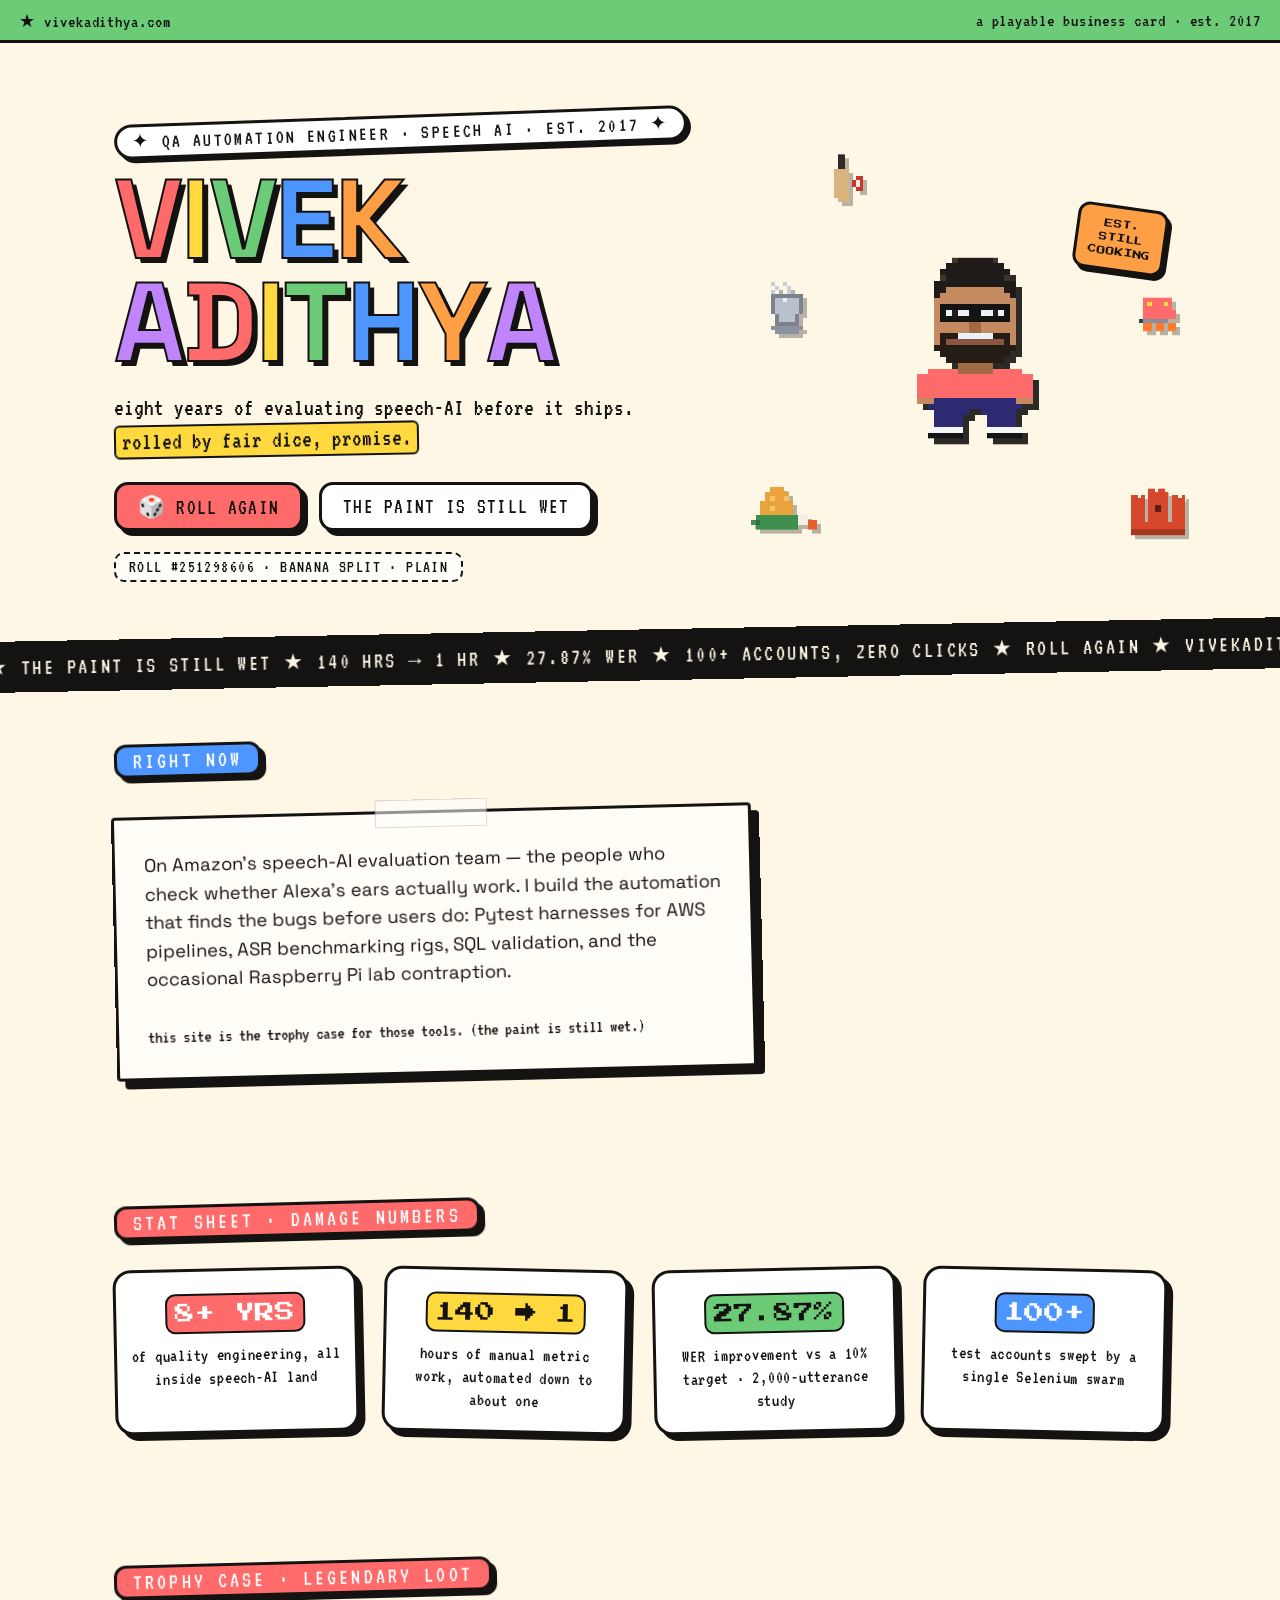
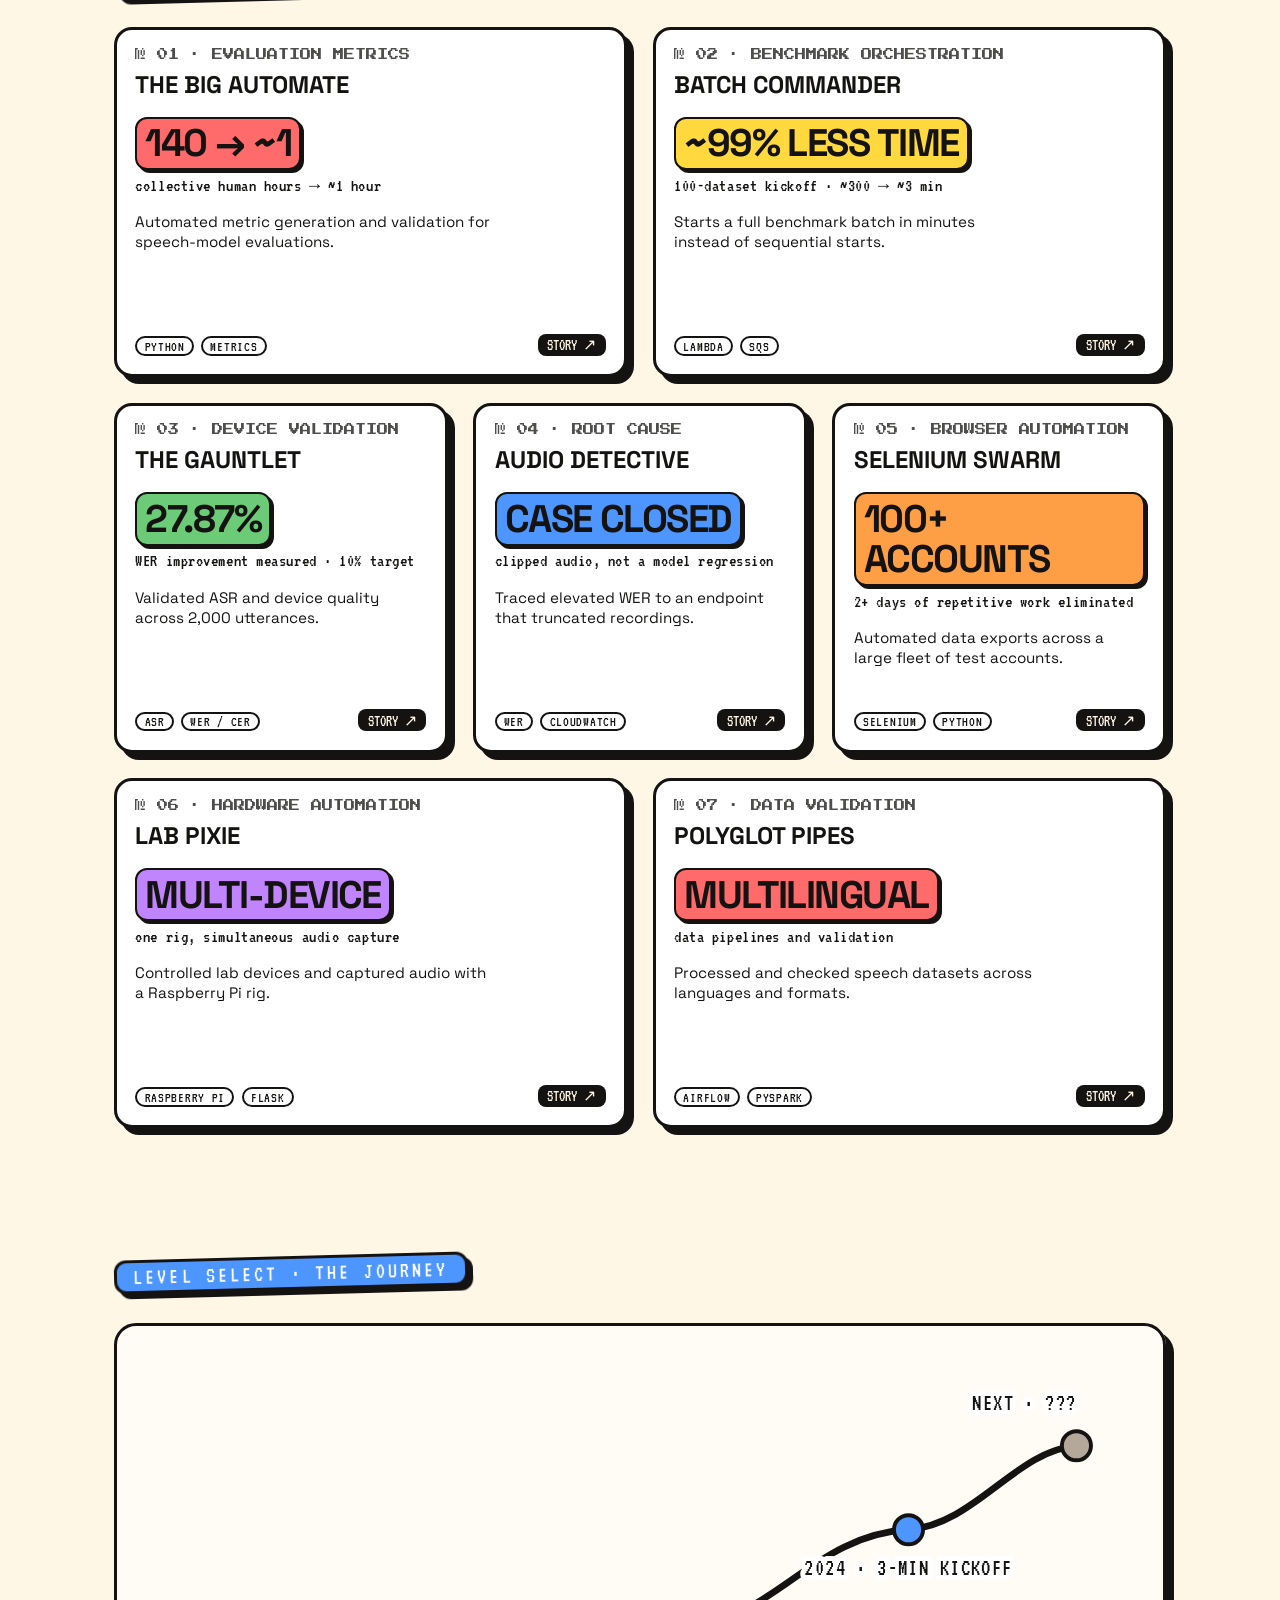
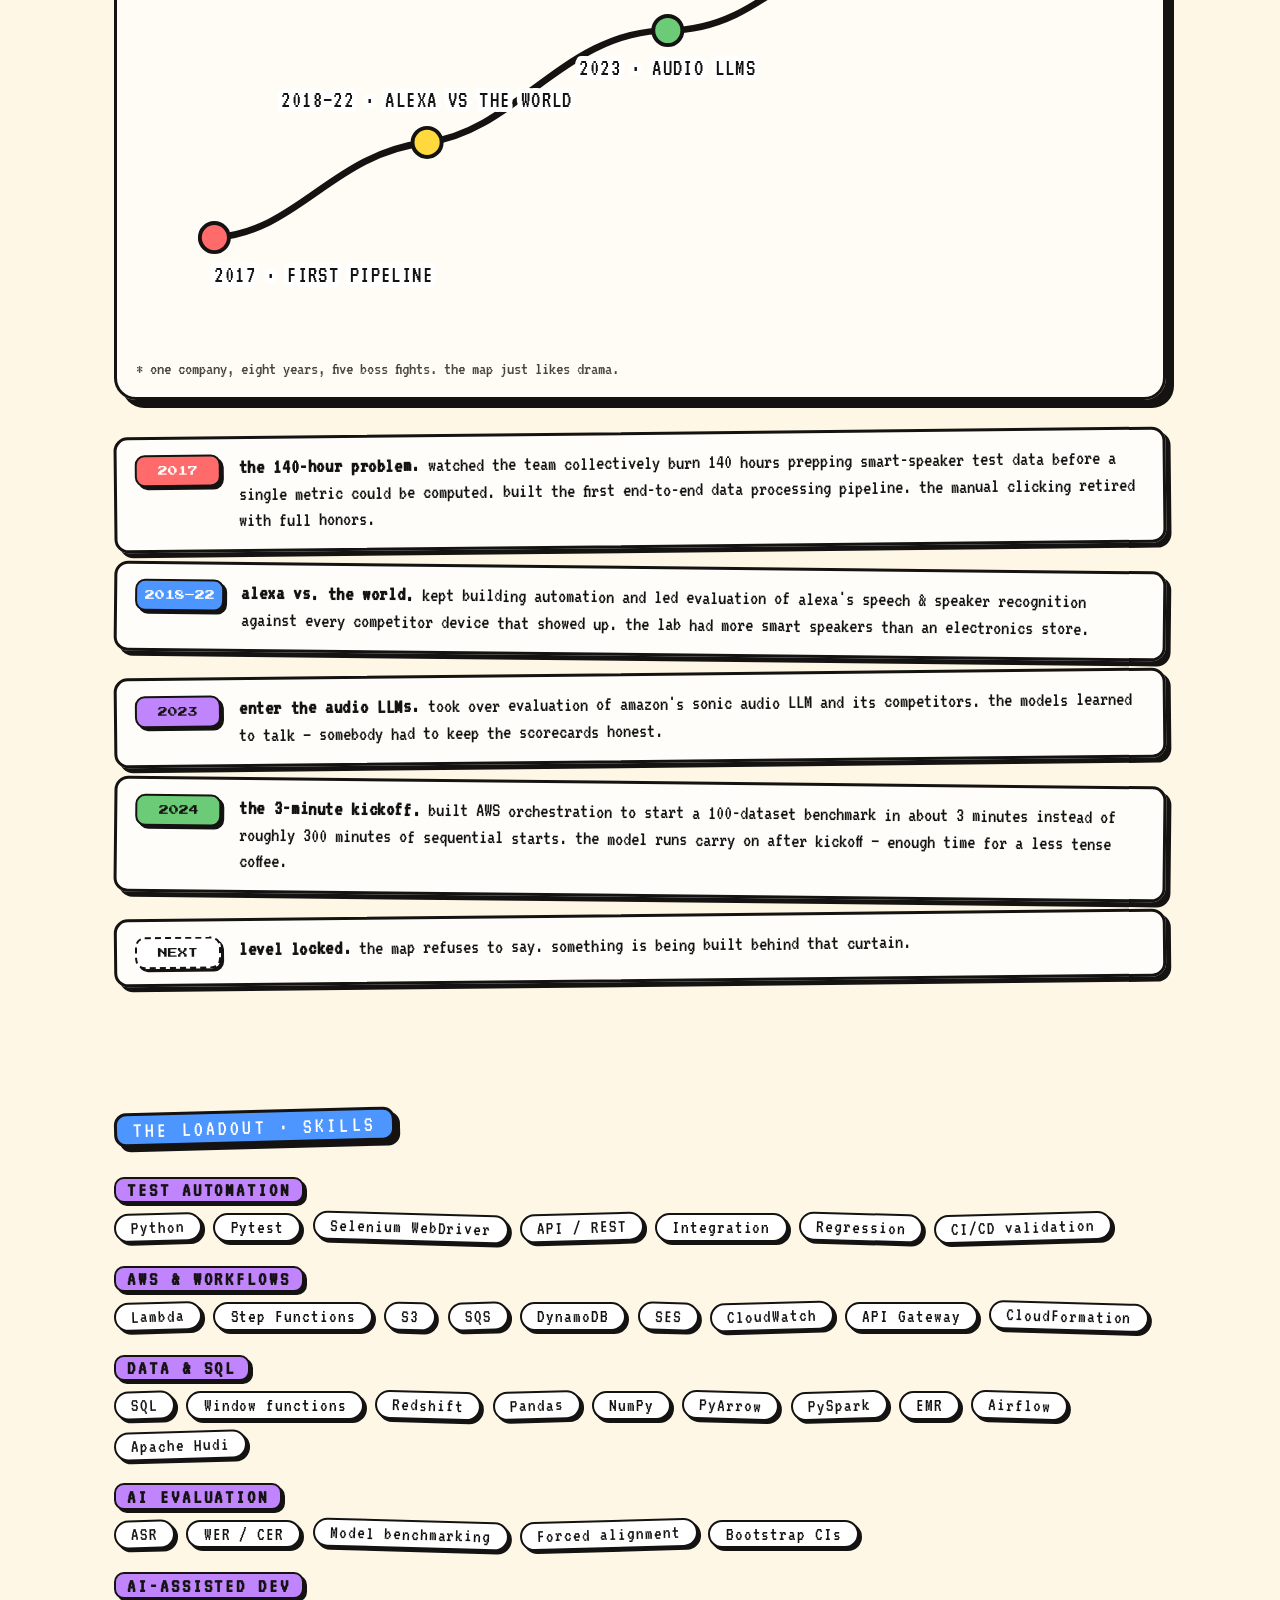
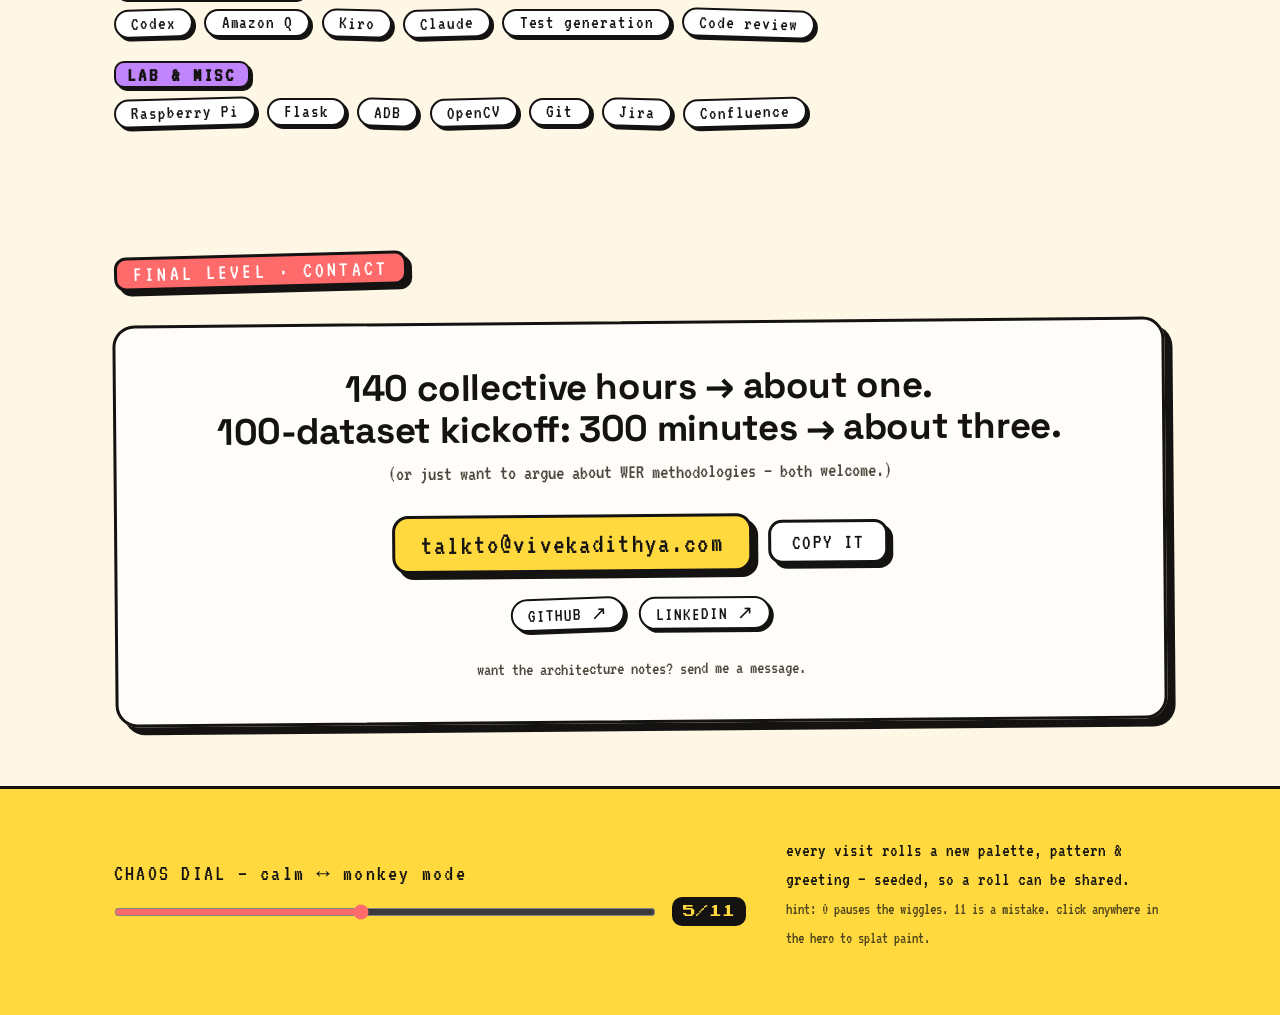
<file: index.html>
<!DOCTYPE html>
<html lang="en">
<head>
<meta charset="UTF-8">
<meta name="viewport" content="width=device-width, initial-scale=1.0">
<meta name="color-scheme" content="light">
<meta name="description" content="Vivek Adithya — QA automation engineer. Eight years of evaluating speech-AI before it ships. A playable business card.">
<meta property="og:title" content="Vivek Adithya — QA Automation Engineer">
<meta property="og:description" content="eight years of evaluating speech-AI before it ships. roll the dice — every visit is a new theme.">
<meta property="og:type" content="website">
<meta name="theme-color" content="#FFF7E6">
<title>Vivek Adithya — QA Automation Engineer</title>
<link rel="icon" href="data:image/svg+xml,%3Csvg xmlns='http://www.w3.org/2000/svg' viewBox='0 0 64 64'%3E%3Crect x='4' y='4' width='56' height='56' rx='14' fill='%23FFD93D' stroke='%23141312' stroke-width='5'/%3E%3Ctext x='32' y='45' font-family='monospace' font-size='36' font-weight='bold' text-anchor='middle' fill='%23141312'%3EV%3C/text%3E%3C/svg%3E">
<link rel="preconnect" href="https://fonts.googleapis.com">
<link rel="preconnect" href="https://fonts.gstatic.com" crossorigin>
<link href="https://fonts.googleapis.com/css2?family=Space+Grotesk:wght@400;500;700&family=VT323&family=Press+Start+2P&display=swap" rel="stylesheet">
<style>
  :root{
    --bg:#FFF7E6; --ink:#141312;
    --c1:#FF6B6B; --c2:#FFD93D; --c3:#6BCB77; --c4:#4D96FF; --c5:#FF9F45; --c6:#C084FC;
    --cm:1;
  }
  *{box-sizing:border-box; margin:0; padding:0;}
  html{scroll-behavior:smooth;}
  body{
    background-color:var(--bg); color:var(--ink);
    font-family:'Space Grotesk',sans-serif;
    overflow-x:hidden; position:relative;
  }
  body::before{content:''; position:fixed; inset:0; pointer-events:none; z-index:0;}
  body[data-pattern="checkers"]::before{background:repeating-conic-gradient(rgba(20,19,18,.05) 0% 25%, transparent 0% 50%); background-size:44px 44px;}
  body[data-pattern="dots"]::before{background-image:radial-gradient(rgba(20,19,18,.09) 2.2px, transparent 2.3px); background-size:26px 26px;}
  body[data-pattern="stripes"]::before{background:repeating-linear-gradient(45deg, rgba(20,19,18,.05) 0 12px, transparent 12px 26px);}
  body[data-pattern="grid"]::before{background-image:linear-gradient(rgba(20,19,18,.06) 1.5px, transparent 1.5px),linear-gradient(90deg, rgba(20,19,18,.06) 1.5px, transparent 1.5px); background-size:36px 36px;}

  main, .topbar{position:relative; z-index:1;}

  .topbar{
    display:flex; align-items:center; gap:1rem; flex-wrap:wrap;
    padding:.6rem 1.2rem; border-bottom:3px solid var(--ink); background:var(--c3);
    font-family:'VT323',monospace; font-size:1.15rem; letter-spacing:.05em;
  }
  .topbar .spacer{flex:1;}

  /* ---------- HERO ---------- */
  .hero{
    position:relative;
    display:grid; grid-template-columns:1.25fr .75fr; gap:2rem; align-items:center;
    max-width:1100px; margin:0 auto; padding:4.5rem 1.5rem 3rem;
  }
  .kicker{
    display:inline-block; font-family:'VT323',monospace; font-size:1.25rem; letter-spacing:.12em;
    background:#fff; border:3px solid var(--ink); border-radius:999px; padding:.15rem .9rem;
    box-shadow:4px 4px 0 var(--ink); rotate:-2deg; margin-bottom:1.1rem;
  }
  h1{
    font-weight:700; line-height:.92; letter-spacing:-.02em;
    font-size:clamp(3.2rem, 10vw, 7rem);
    -webkit-text-stroke:2px var(--ink);
    text-shadow:5px 5px 0 var(--ink);
  }
  h1 .hl{display:inline-block; animation:bob calc(2.6s / var(--cm)) ease-in-out infinite;}
  h1 .hl:hover{translate:0 -8px; rotate:5deg; transition:translate .12s, rotate .12s;}
  @keyframes bob{0%,100%{transform:translateY(0) rotate(-1.2deg)}50%{transform:translateY(-7px) rotate(1.2deg)}}

  .sub{font-family:'VT323',monospace; font-size:1.5rem; margin-top:1.2rem; line-height:1.25;}
  .sub .greet{background:var(--c2); padding:0 .35rem; border:2px solid var(--ink); border-radius:6px; display:inline-block; rotate:-1deg;}
  .btnrow{display:flex; gap:1rem; flex-wrap:wrap; margin-top:1.6rem;}
  .btn{
    font-family:'VT323',monospace; font-size:1.35rem; letter-spacing:.06em;
    border:3px solid var(--ink); border-radius:14px; padding:.55rem 1.3rem;
    box-shadow:5px 5px 0 var(--ink); cursor:pointer; color:var(--ink);
    transition:translate .1s, box-shadow .1s;
  }
  .btn:hover{translate:-2px -2px; box-shadow:7px 7px 0 var(--ink);}
  .btn:active{translate:3px 3px; box-shadow:2px 2px 0 var(--ink);}
  .btn.primary{background:var(--c1);}
  .btn.secondary{background:#fff;}
  .rollchip{
    margin-top:1.3rem; display:inline-block; font-family:'VT323',monospace; font-size:1.1rem;
    border:2.5px dashed var(--ink); border-radius:10px; padding:.25rem .8rem; background:rgba(255,255,255,.7);
    text-transform:uppercase; letter-spacing:.08em;
  }

  .heroart{position:relative; height:340px;}
  .heroart canvas{
    position:absolute; left:50%; top:50%; translate:-50% -50%;
    width:140px; height:auto; image-rendering:pixelated; z-index:1;
    animation:bob calc(2.2s / var(--cm)) ease-in-out infinite;
    filter:drop-shadow(6px 6px 0 rgba(20,19,18,.9));
  }
  .shape{position:absolute; animation:float calc(5s / var(--cm)) ease-in-out infinite;}
  .star{width:64px; height:64px; background:var(--c2); border:3px solid var(--ink);
    clip-path:polygon(50% 0,61% 35%,98% 35%,68% 57%,79% 91%,50% 70%,21% 91%,32% 57%,2% 35%,39% 35%);}
  .artifact{position:absolute; cursor:help; animation:float calc(6s / var(--cm)) ease-in-out infinite;}
  .artifact canvas{display:block; image-rendering:pixelated; filter:drop-shadow(4px 4px 0 rgba(20,19,18,.3));}
  .artifact .cap{
    position:absolute; left:50%; bottom:calc(100% + 10px); translate:-50% 0; white-space:nowrap;
    font-family:'VT323',monospace; font-size:1rem; letter-spacing:.06em;
    background:var(--ink); color:var(--bg); border-radius:8px; padding:.15rem .6rem;
    opacity:0; transition:opacity .15s; pointer-events:none; rotate:-2deg; z-index:5;
  }
  .artifact:hover .cap{opacity:1;}
  .artifact.r-edge .cap{left:auto; right:0; translate:0 0;}
  .badge{
    position:absolute; right:0; top:8%; rotate:8deg;
    font-family:'Press Start 2P',monospace; font-size:.55rem; line-height:1.6;
    background:var(--c5); border:3px solid var(--ink); border-radius:12px; padding:.55rem .7rem;
    box-shadow:4px 4px 0 var(--ink); text-align:center;
    animation:wobble calc(3.4s / var(--cm)) ease-in-out infinite;
  }
  @keyframes wobble{0%,100%{rotate:8deg}50%{rotate:2deg}}
  @keyframes float{0%,100%{transform:translateY(0)}50%{transform:translateY(-16px)}}

  .splat{position:absolute; border-radius:60% 40% 55% 45% / 50% 60% 40% 50%; pointer-events:none; animation:splatin .25s cubic-bezier(.2,1.6,.4,1);}
  .splat i{position:absolute; top:70%; width:8px; border-radius:0 0 8px 8px; background:inherit; animation:drip 2.4s ease-out forwards;}
  @keyframes splatin{from{scale:0}to{scale:1}}
  @keyframes drip{from{height:0}to{height:70px}}

  /* ---------- TAPE ---------- */
  .tape{
    overflow:hidden; background:var(--ink); transform:rotate(-1.1deg) scale(1.02);
    border-block:3px solid var(--ink);
  }
  .tape-inner{
    display:inline-flex; white-space:nowrap; width:max-content;
    animation:tape calc(20s / var(--cm)) linear infinite;
    font-family:'VT323',monospace; font-size:1.35rem; letter-spacing:.1em; color:var(--bg);
    padding:.55rem 0;
  }
  .tape-inner span{padding-right:3rem;}
  @keyframes tape{to{transform:translateX(-50%)}}

  /* ---------- SECTIONS ---------- */
  section{max-width:1100px; margin:0 auto; padding:4rem 1.5rem;}
  .seclabel{
    display:inline-block; font-family:'VT323',monospace; font-size:1.4rem; letter-spacing:.14em;
    background:var(--c1); color:#fff; border:3px solid var(--ink); border-radius:12px;
    padding:.2rem 1rem; box-shadow:5px 5px 0 var(--ink); rotate:-1.5deg; margin-bottom:2rem;
    text-transform:uppercase;
  }
  .seclabel.alt{background:var(--c4);}

  .nowcard{
    background:#FFFDF6; border:3px solid var(--ink); border-radius:4px; max-width:640px;
    padding:2rem 1.8rem 1.6rem; box-shadow:8px 8px 0 var(--ink); rotate:-1.4deg;
    font-size:1.15rem; line-height:1.55; position:relative;
  }
  .nowcard::before{
    content:''; position:absolute; top:-14px; left:50%; translate:-50% 0; width:110px; height:26px;
    background:rgba(255,255,255,.55); border:1px solid rgba(20,19,18,.15);
  }

  .cards{display:grid; grid-template-columns:repeat(6,minmax(0,1fr)); gap:1.6rem; perspective:1000px;}
  .card{grid-column:span 2; height:350px; cursor:pointer; position:relative;}
  .card:nth-child(-n+2), .card:nth-last-child(-n+2){grid-column:span 3;}
  .card-inner{
    position:absolute; inset:0; transform-style:preserve-3d;
    transition:transform .55s cubic-bezier(.25,.8,.3,1.15);
  }
  .card:not(.go):hover .card-inner{transform:rotate3d(1,-4,0,9deg);}
  .card.go .card-inner{transform:rotateY(180deg);}
  .card:focus-visible{outline:3px dashed var(--ink); outline-offset:4px; border-radius:18px;}
  .card:active{scale:.97;}
  .face{
    position:absolute; inset:0; backface-visibility:hidden;
    border:3px solid var(--ink); border-radius:18px; box-shadow:7px 7px 0 var(--ink);
    background:#fff; padding:1.15rem; display:flex; flex-direction:column; overflow:hidden;
  }
  .face.back{transform:rotateY(180deg); background:var(--c6);}
  .face .num{font-family:'Press Start 2P',monospace; font-size:.7rem; opacity:.75;}
  .face .name{font-weight:700; font-size:1.5rem; line-height:1.05; margin-top:.75rem;}
  .face.front .name{max-width:calc(100% - 48px);}
  .mini-doodle{position:absolute; top:1.1rem; right:1rem; width:38px; height:38px;
    display:grid; place-items:center; overflow:hidden;}
  .mini-doodle>div{flex:none; transform:scale(.46);}
  .outcome{margin-top:1.25rem; display:flex; flex-direction:column; align-items:flex-start; gap:.35rem;}
  .outcome strong{font-size:clamp(1.8rem,3vw,2.5rem); line-height:1.05; letter-spacing:-.04em;
    background:var(--accent); border:2.5px solid var(--ink); border-radius:12px;
    padding:.28rem .5rem; box-shadow:3px 3px 0 var(--ink);}
  .outcome span{font-family:'VT323',monospace; font-size:1.15rem; letter-spacing:.03em; line-height:1.1;}
  .face.front .summary{font-size:.95rem; line-height:1.34; margin-top:1rem; max-width:36ch;}
  .frontfoot{display:flex; align-items:flex-end; justify-content:space-between; gap:.7rem; margin-top:auto;}
  .frontfoot .chips{margin-top:0;}
  .frontfoot .chips b{font-size:.9rem; padding:.02rem .45rem;}
  .doodle .dstar{width:74px; height:74px; background:var(--c2); border:3px solid var(--ink);
    clip-path:polygon(50% 0,61% 35%,98% 35%,68% 57%,79% 91%,50% 70%,21% 91%,32% 57%,2% 35%,39% 35%);}
  .doodle .dring{width:70px; height:70px; border-radius:50%; border:12px solid var(--c4);}
  .doodle .dbar{width:70px; height:70px; border:3px solid var(--ink); border-radius:14px;
    background:repeating-linear-gradient(45deg, var(--c3) 0 10px, #fff 10px 20px);}
  .flipcue{flex:none; font-family:'VT323',monospace; font-size:1rem;
    background:var(--ink); color:var(--bg); border-radius:8px; padding:.1rem .6rem;}
  .story{display:grid; gap:.5rem; margin-top:.9rem;}
  .story p{font-size:.88rem; line-height:1.3;}
  .story b{font-family:'VT323',monospace; font-size:1.05rem; letter-spacing:.08em; display:block;}
  .face.back .chips{margin-top:auto;}
  .chips{display:flex; flex-wrap:wrap; gap:.45rem; margin-top:auto;}
  .chips b{
    font-family:'VT323',monospace; font-weight:400; font-size:1rem; letter-spacing:.05em;
    border:2px solid var(--ink); border-radius:999px; padding:.05rem .6rem; background:#fff;
  }
  .barcode{margin-top:.8rem; height:26px; border-radius:4px;
    background:repeating-linear-gradient(90deg, var(--ink) 0 2px, transparent 2px 5px, var(--ink) 5px 9px, transparent 9px 12px);}

  /* ---------- JOURNEY MAP ---------- */
  .mapwrap{border:3px solid var(--ink); border-radius:22px; background:rgba(255,255,255,.65);
    box-shadow:8px 8px 0 var(--ink); padding:1.2rem;}
  .mapfoot{font-family:'VT323',monospace; font-size:1.15rem; margin-top:.6rem; color:#4c463d;}

  /* ---------- QUEST LOG ---------- */
  .questlog{display:flex; flex-direction:column; gap:1.1rem; margin-top:2rem;}
  .qentry{
    display:flex; gap:1.1rem; align-items:flex-start; flex-wrap:wrap;
    border:3px solid var(--ink); border-radius:14px; background:rgba(255,255,255,.75);
    box-shadow:5px 5px 0 var(--ink); padding:.95rem 1.15rem;
  }
  .qentry:nth-child(odd){rotate:-.6deg;}
  .qentry:nth-child(even){rotate:.6deg;}
  .qyear{
    font-family:'Press Start 2P',monospace; font-size:.62rem; white-space:nowrap;
    background:var(--c1); color:#fff; border:2.5px solid var(--ink); border-radius:10px;
    padding:.55rem .45rem; min-width:86px; text-align:center; box-shadow:3px 3px 0 var(--ink);
  }
  .qentry p{font-family:'VT323',monospace; font-size:1.3rem; line-height:1.28; flex:1; min-width:220px;}
  .qentry p b{letter-spacing:.03em;}
  svg.journey{width:100%; height:auto; display:block; overflow:visible;}
  .journey .trail{stroke:var(--ink); stroke-width:6; stroke-linecap:round; fill:none;}
  .stop circle.dot{stroke:var(--ink); stroke-width:3.5; transform-box:fill-box; transform-origin:center;}
  .stop{cursor:pointer;}
  .stop circle.dot{transition:scale .15s;}
  .stop:hover circle.dot{scale:1.35;}
  .stop text{
    font-family:'VT323',monospace; font-size:21px; fill:var(--ink); letter-spacing:.06em;
    paint-order:stroke; stroke:#fff; stroke-width:9px; stroke-linejoin:round;
  }
  .stop .pulse{fill:none; stroke:var(--ink); stroke-width:2; opacity:0; transform-box:fill-box; transform-origin:center;
    animation:pulse calc(2.8s / var(--cm)) ease-out infinite;}
  @keyframes pulse{0%{scale:.5; opacity:.8}70%{scale:2.2; opacity:0}100%{opacity:0}}

  /* ---------- STAT SHEET ---------- */
  .stats{display:grid; grid-template-columns:repeat(4,1fr); gap:1.6rem;}
  .stat{
    border:3px solid var(--ink); border-radius:18px; background:#fff; box-shadow:6px 6px 0 var(--ink);
    padding:1.4rem .9rem 1.1rem; text-align:center; transition:translate .12s, box-shadow .12s;
  }
  .stat:nth-child(odd){rotate:-1.2deg;}
  .stat:nth-child(even){rotate:1.2deg;}
  .stat:hover{translate:-2px -2px; box-shadow:8px 8px 0 var(--ink);}
  .stat .n{font-family:'Press Start 2P',monospace; font-size:clamp(.85rem,1.8vw,1.25rem);
    display:inline-block; padding:.45rem .5rem .55rem; border-radius:10px; border:2.5px solid var(--ink);}
  .stat .l{display:block; font-family:'VT323',monospace; font-size:1.15rem; line-height:1.25; margin-top:.6rem; letter-spacing:.04em;}

  /* ---------- LOADOUT ---------- */
  .loadout{display:flex; flex-direction:column; gap:1.5rem;}
  .loadgroup h3{
    font-family:'VT323',monospace; font-size:1.3rem; letter-spacing:.14em; margin-bottom:.6rem;
    text-transform:uppercase; display:inline-block; background:var(--c6); border:2.5px solid var(--ink);
    border-radius:10px; padding:.05rem .7rem; box-shadow:3px 3px 0 var(--ink);
  }
  .skillrow{display:flex; flex-wrap:wrap; gap:.7rem;}
  .skill{
    font-family:'VT323',monospace; font-size:1.2rem; letter-spacing:.05em; cursor:default;
    border:2.5px solid var(--ink); border-radius:999px; padding:.18rem .95rem;
    background:#fff; box-shadow:3px 3px 0 var(--ink);
    transition:translate .1s, box-shadow .1s, background .12s, rotate .15s;
  }
  .skill:nth-child(3n){rotate:1.6deg;}
  .skill:nth-child(3n+1){rotate:-1.6deg;}
  .skill:hover{translate:-2px -3px; rotate:0deg; box-shadow:5px 5px 0 var(--ink); background:var(--c2);}

  /* ---------- CONTACT ---------- */
  .contactcard{
    border:3px solid var(--ink); border-radius:22px; background:rgba(255,255,255,.75);
    box-shadow:8px 8px 0 var(--ink); padding:2.6rem 2rem; text-align:center; rotate:-.5deg;
  }
  .pitch{font-size:clamp(1.5rem,3.4vw,2.3rem); line-height:1.15; letter-spacing:-.01em;}
  .pitchsub{font-family:'VT323',monospace; font-size:1.3rem; color:#4c463d; margin-top:.7rem;}
  .emailrow{display:flex; gap:1rem; justify-content:center; align-items:center; flex-wrap:wrap; margin-top:2rem;}
  .emailbtn{
    font-family:'VT323',monospace; font-size:clamp(1.3rem,3vw,1.8rem); letter-spacing:.04em;
    background:var(--c2); color:var(--ink); text-decoration:none;
    border:3px solid var(--ink); border-radius:16px; padding:.7rem 1.6rem;
    box-shadow:6px 6px 0 var(--ink); transition:translate .1s, box-shadow .1s;
  }
  .emailbtn:hover{translate:-2px -2px; box-shadow:8px 8px 0 var(--ink);}
  .emailbtn:active{translate:3px 3px; box-shadow:2px 2px 0 var(--ink);}
  .socialrow{display:flex; gap:.9rem; justify-content:center; margin-top:1.6rem; flex-wrap:wrap;}
  .socialrow .skill{text-decoration:none; color:var(--ink);}
  .responsetime{font-family:'VT323',monospace; font-size:1.15rem; margin-top:1.8rem; color:#4c463d;}
  .toast{
    position:fixed; left:50%; bottom:26px; translate:-50% 0; z-index:1000;
    background:var(--ink); color:var(--bg); font-family:'VT323',monospace; font-size:1.3rem;
    border-radius:14px; padding:.5rem 1.3rem; box-shadow:5px 5px 0 rgba(20,19,18,.3);
    animation:toastin 1.9s ease forwards; pointer-events:none;
  }
  @keyframes toastin{
    0%{opacity:0; translate:-50% 14px}
    12%{opacity:1; translate:-50% 0}
    82%{opacity:1}
    100%{opacity:0; translate:-50% -8px}
  }

  /* ---------- FOOTER / CHAOS ---------- */
  footer{
    border-top:3px solid var(--ink); background:var(--c2);
  }
  .footinner{max-width:1100px; margin:0 auto; padding:3rem 1.5rem 4rem;
    display:flex; flex-wrap:wrap; gap:2.5rem; align-items:center;}
  .dialbox{flex:1; min-width:280px;}
  .dialbox label{font-family:'VT323',monospace; font-size:1.4rem; letter-spacing:.1em;}
  .dialrow{display:flex; align-items:center; gap:1rem; margin-top:.5rem;}
  input[type=range]{flex:1; accent-color:var(--c1); height:34px; cursor:pointer;}
  .dialval{font-family:'Press Start 2P',monospace; font-size:.8rem; background:var(--ink); color:var(--c2);
    border-radius:10px; padding:.5rem .7rem; min-width:64px; text-align:center;}
  .footnote{font-family:'VT323',monospace; font-size:1.2rem; line-height:1.5; max-width:380px;}
  .tinyhint{opacity:.75; font-size:1rem;}

  .cf{position:fixed; z-index:999; pointer-events:none; border-radius:2px;
    width:var(--s); height:calc(var(--s)*.55); background:var(--cc);
    animation:cfall var(--d) cubic-bezier(.15,.55,.45,1) forwards;}
  @keyframes cfall{from{transform:translate(0,0) rotate(0)}to{transform:translate(var(--dx),var(--dy)) rotate(var(--rr)); opacity:0}}

  .bcf{position:fixed; top:-18px; z-index:998; pointer-events:none; border-radius:2px;
    width:var(--s); height:calc(var(--s)*.55); background:var(--cc);
    animation:bcfall var(--d) linear forwards;}
  @keyframes bcfall{
    0%{transform:translate(0,-10px) rotate(0)}
    50%{transform:translate(calc(var(--dx)*.55), 52vh) rotate(calc(var(--rr)*.5))}
    100%{transform:translate(var(--dx), 106vh) rotate(var(--rr))}
  }

  body[data-chaos="0"] .hl, body[data-chaos="0"] .heroart canvas, body[data-chaos="0"] .badge,
  body[data-chaos="0"] .tape-inner, body[data-chaos="0"] .stop .pulse{animation-play-state:paused;}

  @media (max-width:820px){
    .hero{grid-template-columns:1fr; padding-top:3rem;}
    .heroart{height:300px;}
    .artifact{scale:.85;}
    .cards{grid-template-columns:repeat(2,minmax(0,1fr)); gap:1.4rem;}
    .card,.card:nth-child(-n+2),.card:nth-last-child(-n+2){grid-column:span 1;}
    .card:last-child{grid-column:1/-1;}
    .stats{grid-template-columns:repeat(2,1fr);}
  }
  @media (max-width:540px){
    .cards{grid-template-columns:1fr; }
    .card:last-child{grid-column:auto;}
    .face .name{font-size:1.4rem;}
    .frontfoot .chips b{font-size:.8rem;}
  }
  @media (prefers-reduced-motion: reduce){
    *,*::before,*::after{animation-duration:.001s !important; animation-iteration-count:1 !important; transition-duration:.001s !important;}
  }
</style>
</head>
<body data-pattern="dots" data-chaos="5">

<div class="topbar">
  <span>★ vivekadithya.com</span>
  <span class="spacer"></span>
  <span>a playable business card · est. 2017</span>
</div>

<main>
  <div class="hero" id="hero">
    <div>
      <span class="kicker">✦ QA AUTOMATION ENGINEER · SPEECH AI · EST. 2017 ✦</span>
      <h1 id="bigname" aria-label="Vivek Adithya"></h1>
      <p class="sub">eight years of evaluating speech-AI before it ships.<br>
        <span class="greet" id="greet">rolling the dice…</span></p>
      <div class="btnrow">
        <button class="btn primary" id="rollbtn">🎲 ROLL AGAIN</button>
        <button class="btn secondary" id="paintbtn">THE PAINT IS STILL WET</button>
      </div>
      <div class="rollchip" id="rollchip">…</div>
    </div>
    <div class="heroart" aria-hidden="true">
      <div class="artifact" id="art-cricket" style="left:16%; top:0; animation-delay:-4.2s;"></div>
      <div class="artifact r-edge" id="art-skate" style="right:0; top:40%; animation-delay:-2.1s;"></div>
      <div class="artifact" id="art-coffee" style="left:1%; top:38%; animation-delay:-.6s;"></div>
      <div class="artifact" id="art-dosa" style="left:0; bottom:3%; animation-delay:-3.4s;"></div>
      <div class="artifact r-edge" id="art-aoe" style="right:2%; bottom:2%; animation-delay:-1.3s;"></div>
      <div class="badge">EST.<br>STILL<br>COOKING</div>
      <canvas id="sprite" width="24" height="31"></canvas>
    </div>
  </div>

  <div class="tape" aria-hidden="true"><div class="tape-inner" id="tape"></div></div>

  <section id="now">
    <span class="seclabel alt">Right now</span>
    <div class="nowcard">
      On Amazon's speech-AI evaluation team — the people who check whether Alexa's ears
      actually work. I build the automation that finds the bugs before users do: Pytest
      harnesses for AWS pipelines, ASR benchmarking rigs, SQL validation, and the occasional
      Raspberry Pi lab contraption.
      <br><br><span style="font-family:'VT323',monospace;">this site is the trophy case for those tools. (the paint is still wet.)</span>
    </div>
  </section>

  <section id="stats">
    <span class="seclabel">Stat sheet · damage numbers</span>
    <div class="stats">
      <div class="stat"><span class="n" style="background:var(--c1); color:#fff;">8+ YRS</span>
        <span class="l">of quality engineering, all inside speech-AI land</span></div>
      <div class="stat"><span class="n" style="background:var(--c2);">140 → 1</span>
        <span class="l">hours of manual metric work, automated down to about one</span></div>
      <div class="stat"><span class="n" style="background:var(--c3);">27.87%</span>
        <span class="l">WER improvement vs a 10% target · 2,000-utterance study</span></div>
      <div class="stat"><span class="n" style="background:var(--c4); color:#fff;">100+</span>
        <span class="l">test accounts swept by a single Selenium swarm</span></div>
    </div>
  </section>

  <section id="projects">
    <span class="seclabel">Trophy case · legendary loot</span>
    <div class="cards" id="cards"></div>
  </section>

  <section id="journey">
    <span class="seclabel alt">Level select · the journey</span>
    <div class="mapwrap">
      <svg class="journey" viewBox="0 0 900 540" id="jsvg">
        <path class="trail" id="jpath" d="M70,440 C145,435 175,365 260,355 C340,345 383,255 475,255 C565,255 600,170 690,165 C750,160 785,95 840,90"/>
        <g id="jstops"></g>
      </svg>
      <p class="mapfoot">* one company, eight years, five boss fights. the map just likes drama.</p>
    </div>
    <div class="questlog">
      <div class="qentry">
        <span class="qyear" style="background:var(--c1);">2017</span>
        <p><b>the 140-hour problem.</b> watched the team collectively burn 140 hours prepping
        smart-speaker test data before a single metric could be computed. built the first
        end-to-end data processing pipeline. the manual clicking retired with full honors.</p>
      </div>
      <div class="qentry">
        <span class="qyear" style="background:var(--c4);">2018–22</span>
        <p><b>alexa vs. the world.</b> kept building automation and led evaluation of alexa's
        speech &amp; speaker recognition against every competitor device that showed up.
        the lab had more smart speakers than an electronics store.</p>
      </div>
      <div class="qentry">
        <span class="qyear" style="background:var(--c6); color:var(--ink);">2023</span>
        <p><b>enter the audio LLMs.</b> took over evaluation of amazon's sonic audio LLM and
        its competitors. the models learned to talk — somebody had to keep the scorecards honest.</p>
      </div>
      <div class="qentry">
        <span class="qyear" style="background:var(--c3); color:var(--ink);">2024</span>
        <p><b>the 3-minute kickoff.</b> built AWS orchestration to start a 100-dataset benchmark
        in about 3 minutes instead of roughly 300 minutes of sequential starts.
        the model runs carry on after kickoff — enough time for a less tense coffee.</p>
      </div>
      <div class="qentry">
        <span class="qyear" style="background:#fff; color:var(--ink); border-style:dashed;">NEXT</span>
        <p><b>level locked.</b> the map refuses to say. something is being built behind that curtain.</p>
      </div>
    </div>
  </section>

  <section id="loadout">
    <span class="seclabel alt">The loadout · skills</span>
    <div class="loadout">
      <div class="loadgroup"><h3>Test automation</h3>
        <div class="skillrow"><span class="skill">Python</span><span class="skill">Pytest</span><span class="skill">Selenium WebDriver</span><span class="skill">API / REST</span><span class="skill">Integration</span><span class="skill">Regression</span><span class="skill">CI/CD validation</span></div></div>
      <div class="loadgroup"><h3>AWS &amp; workflows</h3>
        <div class="skillrow"><span class="skill">Lambda</span><span class="skill">Step Functions</span><span class="skill">S3</span><span class="skill">SQS</span><span class="skill">DynamoDB</span><span class="skill">SES</span><span class="skill">CloudWatch</span><span class="skill">API Gateway</span><span class="skill">CloudFormation</span></div></div>
      <div class="loadgroup"><h3>Data &amp; SQL</h3>
        <div class="skillrow"><span class="skill">SQL</span><span class="skill">Window functions</span><span class="skill">Redshift</span><span class="skill">Pandas</span><span class="skill">NumPy</span><span class="skill">PyArrow</span><span class="skill">PySpark</span><span class="skill">EMR</span><span class="skill">Airflow</span><span class="skill">Apache Hudi</span></div></div>
      <div class="loadgroup"><h3>AI evaluation</h3>
        <div class="skillrow"><span class="skill">ASR</span><span class="skill">WER / CER</span><span class="skill">Model benchmarking</span><span class="skill">Forced alignment</span><span class="skill">Bootstrap CIs</span></div></div>
      <div class="loadgroup"><h3>AI-assisted dev</h3>
        <div class="skillrow"><span class="skill">Codex</span><span class="skill">Amazon Q</span><span class="skill">Kiro</span><span class="skill">Claude</span><span class="skill">Test generation</span><span class="skill">Code review</span></div></div>
      <div class="loadgroup"><h3>Lab &amp; misc</h3>
        <div class="skillrow"><span class="skill">Raspberry Pi</span><span class="skill">Flask</span><span class="skill">ADB</span><span class="skill">OpenCV</span><span class="skill">Git</span><span class="skill">Jira</span><span class="skill">Confluence</span></div></div>
    </div>
  </section>

  <section id="contact">
    <span class="seclabel">Final level · contact</span>
    <div class="contactcard">
      <h2 class="pitch">140 collective hours → about one.<br>100-dataset kickoff: 300 minutes → about three.</h2>
      <p class="pitchsub">(or just want to argue about WER methodologies — both welcome.)</p>
      <div class="emailrow">
        <a class="emailbtn" id="maillink" href="mailto:talkto@vivekadithya.com">talkto@vivekadithya.com</a>
        <button class="btn secondary" id="copymail">COPY IT</button>
      </div>
      <div class="socialrow">
        <a class="skill" href="#">GITHUB ↗</a>
        <a class="skill" href="#">LINKEDIN ↗</a>
      </div>
      <p class="responsetime">want the architecture notes? send me a message.</p>
    </div>
  </section>
</main>

<footer>
  <div class="footinner">
    <div class="dialbox">
      <label for="chaos">CHAOS DIAL — calm ↔ monkey mode</label>
      <div class="dialrow">
        <input type="range" id="chaos" min="0" max="11" value="5">
        <span class="dialval" id="chaosval">5/11</span>
      </div>
    </div>
    <p class="footnote">
      every visit rolls a new palette, pattern &amp; greeting — seeded, so a roll can be shared.
      <span class="tinyhint">hint: 0 pauses the wiggles. 11 is a mistake. click anywhere in the hero to splat paint.</span>
    </p>
  </div>
</footer>

<script>
/* ---------- seeded randomness ---------- */
function mulberry32(a){return function(){a|=0;a=a+0x6D2B79F5|0;let t=Math.imul(a^a>>>15,1|a);t=t+Math.imul(t^t>>>7,61|t)^t;return((t^t>>>14)>>>0)/4294967296}}

const PALETTES=[
  {name:'BANANA SPLIT', bg:'#FFF7E6', ink:'#141312', c:['#FF6B6B','#FFD93D','#6BCB77','#4D96FF','#FF9F45','#C084FC']},
  {name:'CANDY RAVERS', bg:'#FFF1F5', ink:'#1B1023', c:['#FF5D8F','#FF9F1C','#2EC4B6','#5D9CEC','#B28DFF','#FFD166']},
  {name:'SLIME MORNING', bg:'#F1FFF4', ink:'#0F1F14', c:['#51CF6E','#FFD43B','#FF8787','#4DABF7','#FFA94D','#DA77F2']},
  {name:'GRAPE SODA', bg:'#F6F2FF', ink:'#191233', c:['#9775FA','#FF6B6B','#38D9A9','#FFD43B','#4DABF7','#FF922B']},
  {name:'TANGERINE DREAM', bg:'#FFF6EC', ink:'#241606', c:['#FF9F45','#FF5D5D','#3BC9DB','#A9E34B','#E599F7','#FFD93D']},
];
const PATTERNS=['checkers','dots','stripes','grid','plain'];
const isBirthday = (new Date().getMonth()===9 && new Date().getDate()===20)
                   || new URLSearchParams(location.search).has('birthday');
const BDAY_GREET=[
  "it's my birthday — cake first, QA after.",
  'birthday mode: engaged. the confetti is a feature.',
  'one year more legendary.',
  'party hat: equipped.',
];
const GREETINGS=[
  'you rolled a fresh coat of paint!','day 1,042 of the paint being wet.',
  'certified fresh chaos, just for you.','hand-cranked randomness, no AI was harmed.',
  'no template was harmed in the making of this site.','rolled by fair dice, promise.',
  'sticker economy is booming.','this greeting could have been an email.',
  'wet paint · wet paint · wet paint','your cursor looks great today.',
  'insert coin to continue… actually, just scroll.','palette served à la mode.',
];

/* ---------- pixel sprite — full body: windswept hair, glasses, big smile, beard ---------- */
const SPRITE=[
"........hHHHHHHh........",
".......HHHHHHHHHH.......",
"......HHHHHHHHHHHH......",
"......hHHHHHHHHHHh......",
".....HHHHHHHHHHHHHH.....",
".....HHSSSSSSSSSSHH.....",
".....HSSSSSSSSSSSSH.....",
".....SSSSSSSSSSSSSS.....",
".....SGGGGGGGGGGGGS.....",
".....SGWBWWGGWWBWGS.....",
".....SGGGGGGGGGGGGS.....",
".....SSSSSSssSSSSSS.....",
".....SSSSSSssSSSSSS.....",
".....SBBBWWWWWWBBBS.....",
".....SBLLLLLLLLLLBS.....",
".....BBBBBBBBBBBBBB.....",
"......BBBBBBBBBBBB......",
".......BBBBBBBBBB.......",
".........ssssss.........",
"....TTTTTssssssTTTTT....",
"..TTTTTTTTTTTTTTTTTTTT..",
"..TTTTTTTTTTTTTTTTTTTT..",
"..TTTTTTTTTTTTTTTTTTTT..",
"..TTTTTTTTTTTTTTTTTTTT..",
"..SSSJJJJJJJJJJJJJJSSS..",
"....JJJJJJJJJJJJJJJJ....",
".....JJJJJJ..JJJJJJ.....",
".....JJJJJ....JJJJJ.....",
".....JJJJJ....JJJJJ.....",
"....kkkkkk....kkkkkk....",
"....GGGGGG....GGGGGG...."];
const COLS={H:'#1F1B18',h:'#40352C',S:'#C58A5F',s:'#A06A45',W:'#E9F2F8',G:'#141414',
            B:'#241C15',L:'#8A5640',J:'#2E2A72',k:'#F4F6F8'};
const HAT=[
".....PP....",
".....cc....",
"....CccC...",
"....cCCc...",
"...CcCCcC..",
"...cCCcCc..",
"..CcCCcCcC.",
"..cCcCcCcC."];
function drawSprite(p, birthday){
  const cv=document.getElementById('sprite'), ctx=cv.getContext('2d');
  const yOff = birthday ? 5 : 0;
  cv.height = 31 + yOff;
  ctx.clearRect(0,0,cv.width,cv.height);
  SPRITE.forEach((row,y)=>{[...row].forEach((ch,x)=>{
    if(ch==='.')return;
    ctx.fillStyle = ch==='T' ? p.c[0] : COLS[ch];
    ctx.fillRect(x, y+yOff, 1, 1);
  })});
  if(birthday){
    const HATCOLS={P:p.c[0], C:p.c[2], c:p.c[1]};
    HAT.forEach((row,y)=>{[...row].forEach((ch,x)=>{
      if(ch==='.')return;
      ctx.fillStyle=HATCOLS[ch];
      ctx.fillRect(x+7, y, 1, 1);
    })});
  }
}

/* ---------- childhood artifacts ---------- */
const ARTIFACTS={
 'art-skate':{w:62,cap:'rollerblades · +10 childhood speed',map:[
   "..BBBBBBB......",
   "..BbBBBbB......",
   "..BBBBBBB......",
   "..BBBBBBBB.....",
   "..BBBBBBBB.....",
   ".KFFFFFF.......",
   "..OO.OO.OO.....",
   "..OO.OO.OO.....",
  ],col:{B:'--c1',b:'--c2',F:'#8B8F9C',O:'#FF7A2F',K:'#3A3F52'}},
 'art-dosa':{w:66,cap:'dosa · south india\u2019s finest deployment',map:[
   "....DDD.......",
   "...DDDDD......",
   "...DdDDd......",
   "..DDDDDDD.....",
   "..DDdDDDD.....",
   "..DDDDDDD.....",
   ".GGGGGGGGGWW..",
   "GgGGGGGGGGWWRR",
   ".GGGGGGGGG..RR",
  ],col:{D:'#E8A33D',d:'#F6C464',G:'#3E8E4E',g:'#2F6E3C',W:'#F4EFE4',R:'#E8602C'}},
 'art-aoe':{w:54,cap:'age of empires · wololo',map:[
   ".....RR.RR......",
   ".....RRRRRR.....",
   "RR.R.RRRRRR.RR.R",
   "RRRR.RRRRRR.RRRR",
   "RRRR.RRRRRR.RRRR",
   "RRRR.RRDDRR.RRRR",
   "RRRR.RRDDRR.RRRR",
   "RRRR.RRRRRR.RRRR",
   "RRRR.RRRRRR.RRRR",
   "RRRR.RRRRRR.RRRR",
   "RRRRRRRRRRRRRRRR",
   "RRRRRRRRRRRRRRRR",
   "rrrrrrrrrrrrrrrr",
   "rrrrrrrrrrrrrrrr",
  ],col:{R:'#D6472B',r:'#A83520',D:'#5A1F12'}},
 'art-cricket':{w:44,cap:'cricket · backyard test series',map:[
   "....HH......",
   "....HH......",
   "....HH......",
   "....HH......",
   "...BBBB.....",
   "...BBBB.....",
   "...BBBB..RR.",
   "...BBBB.RWR.",
   "...BBBB.RWR.",
   "...BBBB..RR.",
   "...BBBB.....",
   "...BBBB.....",
   "....BBB.....",
  ],col:{H:'#2F2A26',B:'#D9B47F',R:'#C4372F',W:'#F2E9DC'}},
 'art-coffee':{w:40,cap:'filter coffee · fuels the 3-minute runs',map:[
   ".s..s.....",
   "..s..s....",
   ".s...s....",
   ".TTTTTTTT.",
   ".TttwtttT.",
   ".TttttttT.",
   ".TttttttT.",
   ".TttttttT.",
   "..TttttT..",
   "..TttttT..",
   "..TTTTTT..",
   ".DDDDDDDD.",
   "..DDDDDD..",
  ],col:{s:'#C9CED6',T:'#7C838E',t:'#B9C1CC',w:'#E8ECF1',D:'#8B93A0'}},
};
function buildArtifacts(){
  Object.entries(ARTIFACTS).forEach(([id,a])=>{
    const host=document.getElementById(id);
    host.innerHTML=`<canvas width="${a.map[0].length}" height="${a.map.length}"></canvas><span class="cap">${a.cap}</span>`;
    host.querySelector('canvas').style.width=a.w+'px';
  });
}
function drawArtifacts(){
  const cs=getComputedStyle(document.documentElement);
  Object.entries(ARTIFACTS).forEach(([id,a])=>{
    const cv=document.getElementById(id).querySelector('canvas');
    const ctx=cv.getContext('2d');
    ctx.clearRect(0,0,cv.width,cv.height);
    a.map.forEach((row,y)=>{[...row].forEach((ch,x)=>{
      if(ch==='.')return;
      const spec=a.col[ch];
      ctx.fillStyle = spec.startsWith('--') ? cs.getPropertyValue(spec).trim() : spec;
      ctx.fillRect(x,y,1,1);
    })});
  });
}
buildArtifacts();
drawArtifacts();

/* ---------- roll system ---------- */
let seed;
function applyRoll(s, opts={}){
  const rng=mulberry32(s);
  const p=PALETTES[Math.floor(rng()*PALETTES.length)];
  const pat=PATTERNS[Math.floor(rng()*PATTERNS.length)];
  const greet=opts.quiet ? 'rolling…' : GREETINGS[Math.floor(rng()*GREETINGS.length)];
  const r=document.documentElement.style;
  p.c.forEach((hex,i)=>r.setProperty('--c'+(i+1),hex));
  r.setProperty('--bg',p.bg); r.setProperty('--ink',p.ink);
  document.body.dataset.pattern=pat;
  document.getElementById('greet').textContent=greet;
  document.getElementById('rollchip').textContent=
    `roll #${s} · ${p.name} · ${pat}`;
  drawSprite(p, isBirthday);
  drawArtifacts();
  return p;
}

function confetti(n=90,x=innerWidth/2,y=innerHeight*0.32){
  const cs=getComputedStyle(document.documentElement);
  const pal=[1,2,3,4,5,6].map(i=>cs.getPropertyValue('--c'+i).trim());
  for(let i=0;i<n;i++){
    const el=document.createElement('i');
    el.className='cf';
    el.style.left=x+'px'; el.style.top=y+'px';
    el.style.setProperty('--s',(5+Math.random()*7)+'px');
    el.style.setProperty('--cc',pal[Math.floor(Math.random()*pal.length)]);
    el.style.setProperty('--dx',(Math.random()*440-220)+'px');
    el.style.setProperty('--dy',(240+Math.random()*520)+'px');
    el.style.setProperty('--rr',(Math.random()*720-360)+'deg');
    el.style.setProperty('--d',(0.9+Math.random()*0.8)+'s');
    document.body.appendChild(el);
    el.addEventListener('animationend',()=>el.remove());
  }
}

const rollBtn=document.getElementById('rollbtn');
rollBtn.addEventListener('click',()=>{
  const btn=rollBtn; btn.disabled=true;
  let steps=9;
  const iv=setInterval(()=>{
    const temp=PALETTES[Math.floor(Math.random()*PALETTES.length)];
    const r=document.documentElement.style;
    temp.c.forEach((hex,i)=>r.setProperty('--c'+(i+1),hex));
    r.setProperty('--bg',temp.bg); r.setProperty('--ink',temp.ink);
    if(--steps<=0){
      clearInterval(iv);
      seed=(Math.random()*1e9)|0;
      history.replaceState(null,'','?roll='+seed);
      applyRoll(seed);
      confetti();
      if(isBirthday) setBirthdayMood();
      btn.disabled=false;
    }
  },70);
});

/* ---------- hero name letters ---------- */
const NAME=['VIVEK','ADITHYA'];
const h1=document.getElementById('bigname');
let li=0;
NAME.forEach((word,wi)=>{
  const line=document.createElement('div');
  [...word].forEach(ch=>{
    const s=document.createElement('span');
    s.className='hl'; s.textContent=ch;
    s.style.color=`var(--c${(li%6)+1})`;
    s.style.animationDelay=(-li*0.13)+'s';
    line.appendChild(s); li++;
  });
  h1.appendChild(line);
});

/* ---------- tape ---------- */
const tapeMsg=(isBirthday?'★ HAPPY BIRTHDAY TO ME ★ ':'')+
  '★ THE PAINT IS STILL WET ★ 140 HRS → 1 HR ★ 27.87% WER ★ 100+ ACCOUNTS, ZERO CLICKS ★ ROLL AGAIN ★ VIVEKADITHYA.COM ';
document.getElementById('tape').innerHTML=Array(4).fill(`<span>${tapeMsg}</span>`).join('');

/* ---------- birthday mode ---------- */
let bdConfettiOn=false;
function setBirthdayMood(){
  document.getElementById('greet').textContent=
    BDAY_GREET[Math.floor(Math.random()*BDAY_GREET.length)];
  const chip=document.getElementById('rollchip');
  if(!chip.textContent.includes('BIRTHDAY')) chip.textContent+=' · BIRTHDAY MODE';
  const badge=document.querySelector('.badge');
  if(badge) badge.innerHTML='HAPPY<br>BIRTHDAY<br>TO ME';
  if(!bdConfettiOn && !matchMedia('(prefers-reduced-motion: reduce)').matches){
    bdConfettiOn=true;
    setInterval(birthdayConfetti, 320);
  }
}
function birthdayConfetti(){
  if(document.querySelectorAll('.bcf').length>50) return;
  const cs=getComputedStyle(document.documentElement);
  const pal=[1,2,3,4,5,6].map(i=>cs.getPropertyValue('--c'+i).trim());
  for(let i=0;i<3;i++){
    const el=document.createElement('i');
    el.className='bcf';
    el.style.left=(Math.random()*100)+'vw';
    el.style.setProperty('--s',(5+Math.random()*7)+'px');
    el.style.setProperty('--cc',pal[Math.floor(Math.random()*pal.length)]);
    el.style.setProperty('--dx',(Math.random()*160-80)+'px');
    el.style.setProperty('--rr',(Math.random()*720-360)+'deg');
    el.style.setProperty('--d',(4+Math.random()*3.5)+'s');
    document.body.appendChild(el);
    el.addEventListener('animationend',()=>el.remove());
  }
}

/* ---------- project cards ---------- */
const PROJECTS=[
  {num:'№ 01',name:'THE BIG AUTOMATE',category:'EVALUATION METRICS',doodle:'dbar',
   metric:'140 → ~1',metricLabel:'collective human hours → ~1 hour',
   summary:'Automated metric generation and validation for speech-model evaluations.',
   problem:'Metric preparation and validation consumed about 140 collective human hours.',
   built:'A reusable Python workflow to generate evaluation metrics and check results.',
   result:'Reduced the manual effort to about one hour — roughly 139 hours saved.',
   tech:['PYTHON','METRICS','VALIDATION']},
  {num:'№ 02',name:'BATCH COMMANDER',category:'BENCHMARK ORCHESTRATION',doodle:'dstar',
   metric:'~99% LESS TIME',metricLabel:'100-dataset kickoff · ~300 → ~3 min',
   summary:'Starts a full benchmark batch in minutes instead of sequential starts.',
   problem:'Starting 100 dataset runs one by one took roughly 300 minutes.',
   built:'An AWS orchestration layer to dispatch child jobs, track state, and rerun failures.',
   result:'Started all 100 runs in about 3 minutes. Model execution continues after kickoff.',
   tech:['LAMBDA','SQS','DYNAMODB']},
  {num:'№ 03',name:'THE GAUNTLET',category:'DEVICE VALIDATION',doodle:'dstar',
   metric:'27.87%',metricLabel:'WER improvement measured · 10% target',
   summary:'Validated ASR and device quality across 2,000 utterances.',
   problem:'The release needed measured speech performance across device positions and noise.',
   built:'An ASR validation study with 2,000 utterances, four positions, and three noise conditions.',
   result:'Measured 27.87% WER improvement against a 10% acceptance target.',
   tech:['ASR','WER / CER','SQL']},
  {num:'№ 04',name:'AUDIO DETECTIVE',category:'ROOT CAUSE',doodle:'dring',
   metric:'CASE CLOSED',metricLabel:'clipped audio, not a model regression',
   summary:'Traced elevated WER to an endpoint that truncated recordings.',
   problem:'A WER regression appeared to implicate the speech model.',
   built:'Investigated high-error utterances, device recordings, and endpoint behavior.',
   result:'Isolated the device defect so the model was not blamed for clipped audio.',
   tech:['WER','CLOUDWATCH','DIAGNOSIS']},
  {num:'№ 05',name:'SELENIUM SWARM',category:'BROWSER AUTOMATION',doodle:'dstar',
   metric:'100+ ACCOUNTS',metricLabel:'2+ days of repetitive work eliminated',
   summary:'Automated data exports across a large fleet of test accounts.',
   problem:'Evaluation cycles required repetitive data acquisition across 100+ accounts.',
   built:'A Selenium and Lambda workflow to collect the exports automatically.',
   result:'Removed more than two days of manual clicking from the workflow.',
   tech:['SELENIUM','PYTHON','LAMBDA']},
  {num:'№ 06',name:'LAB PIXIE',category:'HARDWARE AUTOMATION',doodle:'dbar',
   metric:'MULTI-DEVICE',metricLabel:'one rig, simultaneous audio capture',
   summary:'Controlled lab devices and captured audio with a Raspberry Pi rig.',
   problem:'Device selection, control, and recordings took hands-on lab time.',
   built:'A Raspberry Pi and Flask interface using ADB to drive multiple devices.',
   result:'Enabled simultaneous multi-device audio capture with less babysitting.',
   tech:['RASPBERRY PI','FLASK','ADB']},
  {num:'№ 07',name:'POLYGLOT PIPES',category:'DATA VALIDATION',doodle:'dring',
   metric:'MULTILINGUAL',metricLabel:'data pipelines and validation',
   summary:'Processed and checked speech datasets across languages and formats.',
   problem:'Multilingual datasets arrived in different formats and needed reliable validation.',
   built:'Configured Airflow, PySpark, EMR, and Hudi workflows for data preparation.',
   result:'Validated outputs before the datasets entered downstream evaluations.',
   tech:['AIRFLOW','PYSPARK','HUDI']},
];
const cardsEl=document.getElementById('cards');
PROJECTS.forEach((p,i)=>{
  const c=document.createElement('div');
  c.className='card';
  c.style.setProperty('--accent',`var(--c${(i%6)+1})`);
  c.setAttribute('role','button');
  c.tabIndex=0;
  c.setAttribute('aria-pressed','false');
  c.setAttribute('aria-label',`${p.name}: ${p.metric}. ${p.summary} Flip for the story.`);
  c.innerHTML=`
    <div class="card-inner">
      <div class="face front">
        <span class="num">${p.num} · ${p.category}</span>
        <span class="name">${p.name}</span>
        <div class="mini-doodle" aria-hidden="true"><div class="${p.doodle}"></div></div>
        <div class="outcome"><strong>${p.metric}</strong><span>${p.metricLabel}</span></div>
        <p class="summary">${p.summary}</p>
        <div class="frontfoot">
          <div class="chips">${p.tech.slice(0,2).map(t=>`<b>${t}</b>`).join('')}</div>
          <span class="flipcue">STORY ↗</span>
        </div>
      </div>
      <div class="face back">
        <span class="num">THE STORY · ${p.num}</span>
        <span class="name">${p.name}</span>
        <div class="story">
          <p><b>THE PROBLEM</b>${p.problem}</p>
          <p><b>WHAT I BUILT</b>${p.built}</p>
          <p><b>THE RESULT</b>${p.result}</p>
        </div>
        <div class="chips">${p.tech.map(t=>`<b>${t}</b>`).join('')}</div>
      </div>
    </div>`;
  const flip=()=>{
    c.classList.toggle('go');
    c.setAttribute('aria-pressed', c.classList.contains('go'));
    c.setAttribute('aria-label',c.classList.contains('go')
      ? `${p.name}. Problem: ${p.problem} Built: ${p.built} Result: ${p.result} Flip back.`
      : `${p.name}: ${p.metric}. ${p.summary} Flip for the story.`);
  };
  c.addEventListener('click',flip);
  c.addEventListener('keydown',e=>{
    if(e.key==='Enter'||e.key===' '){ e.preventDefault(); flip(); }
  });
  cardsEl.appendChild(c);
});

/* ---------- journey map ---------- */
const STOPS=[
  {x:70, y:440, above:false, l:'2017 · FIRST PIPELINE'},
  {x:260,y:355, above:true, l:'2018–22 · ALEXA VS THE WORLD'},
  {x:475,y:255, above:false, l:'2023 · AUDIO LLMS'},
  {x:690,y:165, above:false, l:'2024 · 3-MIN KICKOFF'},
  {x:840,y:90, above:true, l:'NEXT · ???'},
];
const jg=document.getElementById('jstops');
STOPS.forEach((s,i)=>{
  const g=document.createElementNS('http://www.w3.org/2000/svg','g');
  g.setAttribute('class','stop');
  const above=s.above;
  const locked = i===STOPS.length-1;
  const anchor = i===0 ? 'start' : (locked ? 'end' : 'middle');
  g.innerHTML=`
    <circle class="pulse" cx="${s.x}" cy="${s.y}" r="12" style="animation-delay:${-i*0.6}s"/>
    <circle class="dot" cx="${s.x}" cy="${s.y}" r="13" fill="${locked ? '#b3a89a' : `var(--c${(i%6)+1})`}"/>
    <text x="${s.x}" y="${above ? s.y-32 : s.y+40}" text-anchor="${anchor}">${s.l}</text>`;
  jg.appendChild(g);
});
const jpath=document.getElementById('jpath');
const L=jpath.getTotalLength();
jpath.style.strokeDasharray=L; jpath.style.strokeDashoffset=L;
new IntersectionObserver((es,obs)=>{es.forEach(e=>{
  if(e.isIntersecting){ jpath.style.transition='stroke-dashoffset 1.6s ease'; jpath.style.strokeDashoffset=0; obs.disconnect(); }
})},{threshold:.4}).observe(document.getElementById('jsvg'));

/* ---------- chaos dial ---------- */
const chaos=document.getElementById('chaos'), chaosval=document.getElementById('chaosval');
function setChaos(v){
  chaosval.textContent=v+'/11';
  document.documentElement.style.setProperty('--cm',(0.4+v*0.22).toFixed(2));
  document.body.dataset.chaos=v;
}
chaos.addEventListener('input',e=>setChaos(e.target.value));
setChaos(5);

/* ---------- paint splats ---------- */
const hero=document.getElementById('hero');
function splat(x,y){
  const cs=getComputedStyle(document.documentElement);
  const pal=[1,2,3,4,5,6].map(i=>cs.getPropertyValue('--c'+i).trim());
  const el=document.createElement('div');
  el.className='splat';
  const w=34+Math.random()*30;
  el.style.cssText=`left:${x-w/2}px;top:${y-w/2}px;width:${w}px;height:${w*0.8}px;background:${pal[Math.floor(Math.random()*pal.length)]}`;
  el.innerHTML=`<i style="left:22%;animation-delay:0s"></i><i style="left:60%;animation-delay:.3s"></i>`;
  hero.appendChild(el);
  setTimeout(()=>el.remove(),3200);
}
hero.addEventListener('pointerdown',e=>{
  if(e.target.closest('button,a'))return;
  const r=hero.getBoundingClientRect();
  splat(e.clientX-r.left, e.clientY-r.top);
});
document.getElementById('paintbtn').addEventListener('click',()=>{
  const r=hero.getBoundingClientRect();
  for(let i=0;i<6;i++) setTimeout(()=>splat(r.left-r.left+Math.random()*r.width, r.top-r.top+Math.random()*r.height*0.8),i*130);
});

/* ---------- contact: copy email ---------- */
document.getElementById('copymail').addEventListener('click',async e=>{
  const mail=document.getElementById('maillink').textContent.trim();
  let ok=false;
  try{ await navigator.clipboard.writeText(mail); ok=true; }
  catch(err){
    const ta=document.createElement('textarea');
    ta.value=mail; document.body.appendChild(ta); ta.select();
    try{ ok=document.execCommand('copy'); }catch(_){}
    ta.remove();
  }
  const t=document.createElement('div');
  t.className='toast';
  t.textContent = ok ? 'copied! go make my inbox happy.' : 'couldn\u2019t copy — select it like it\u2019s 2007.';
  document.body.appendChild(t);
  setTimeout(()=>t.remove(),2000);
  if(ok) confetti(50, e.clientX, e.clientY);
});

/* ---------- boot ---------- */
const qp=new URLSearchParams(location.search).get('roll');
seed = qp ? (parseInt(qp,10)||1) : (Math.random()*1e9)|0;
if(qp) history.replaceState(null,'','?roll='+seed);
applyRoll(seed);
if(isBirthday) setBirthdayMood();
console.log('%c vivekadithya.com '+'\n you found the secret console. this is where the real easter eggs live. ',
  'background:#FFD93D;color:#141312;padding:6px 10px;border-radius:6px;font-weight:bold');
</script>
</body>
</html>
</file>
